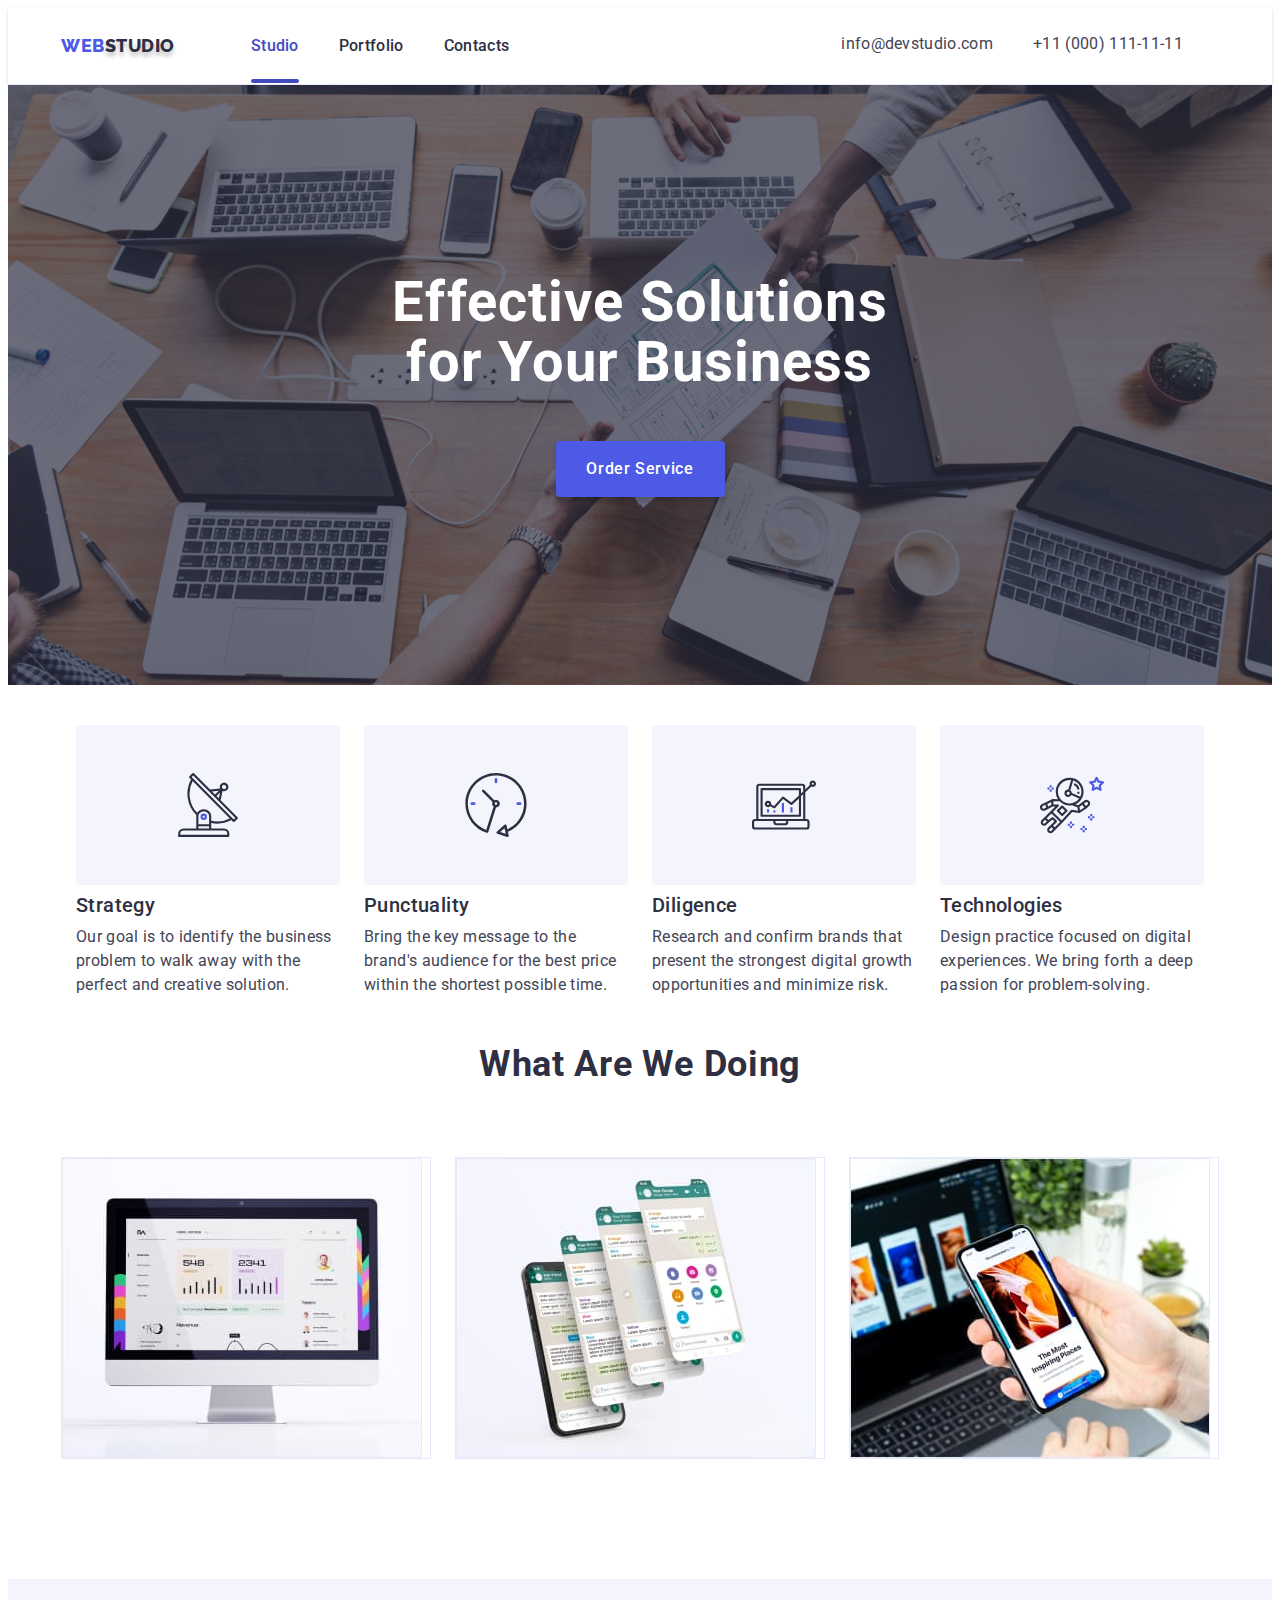
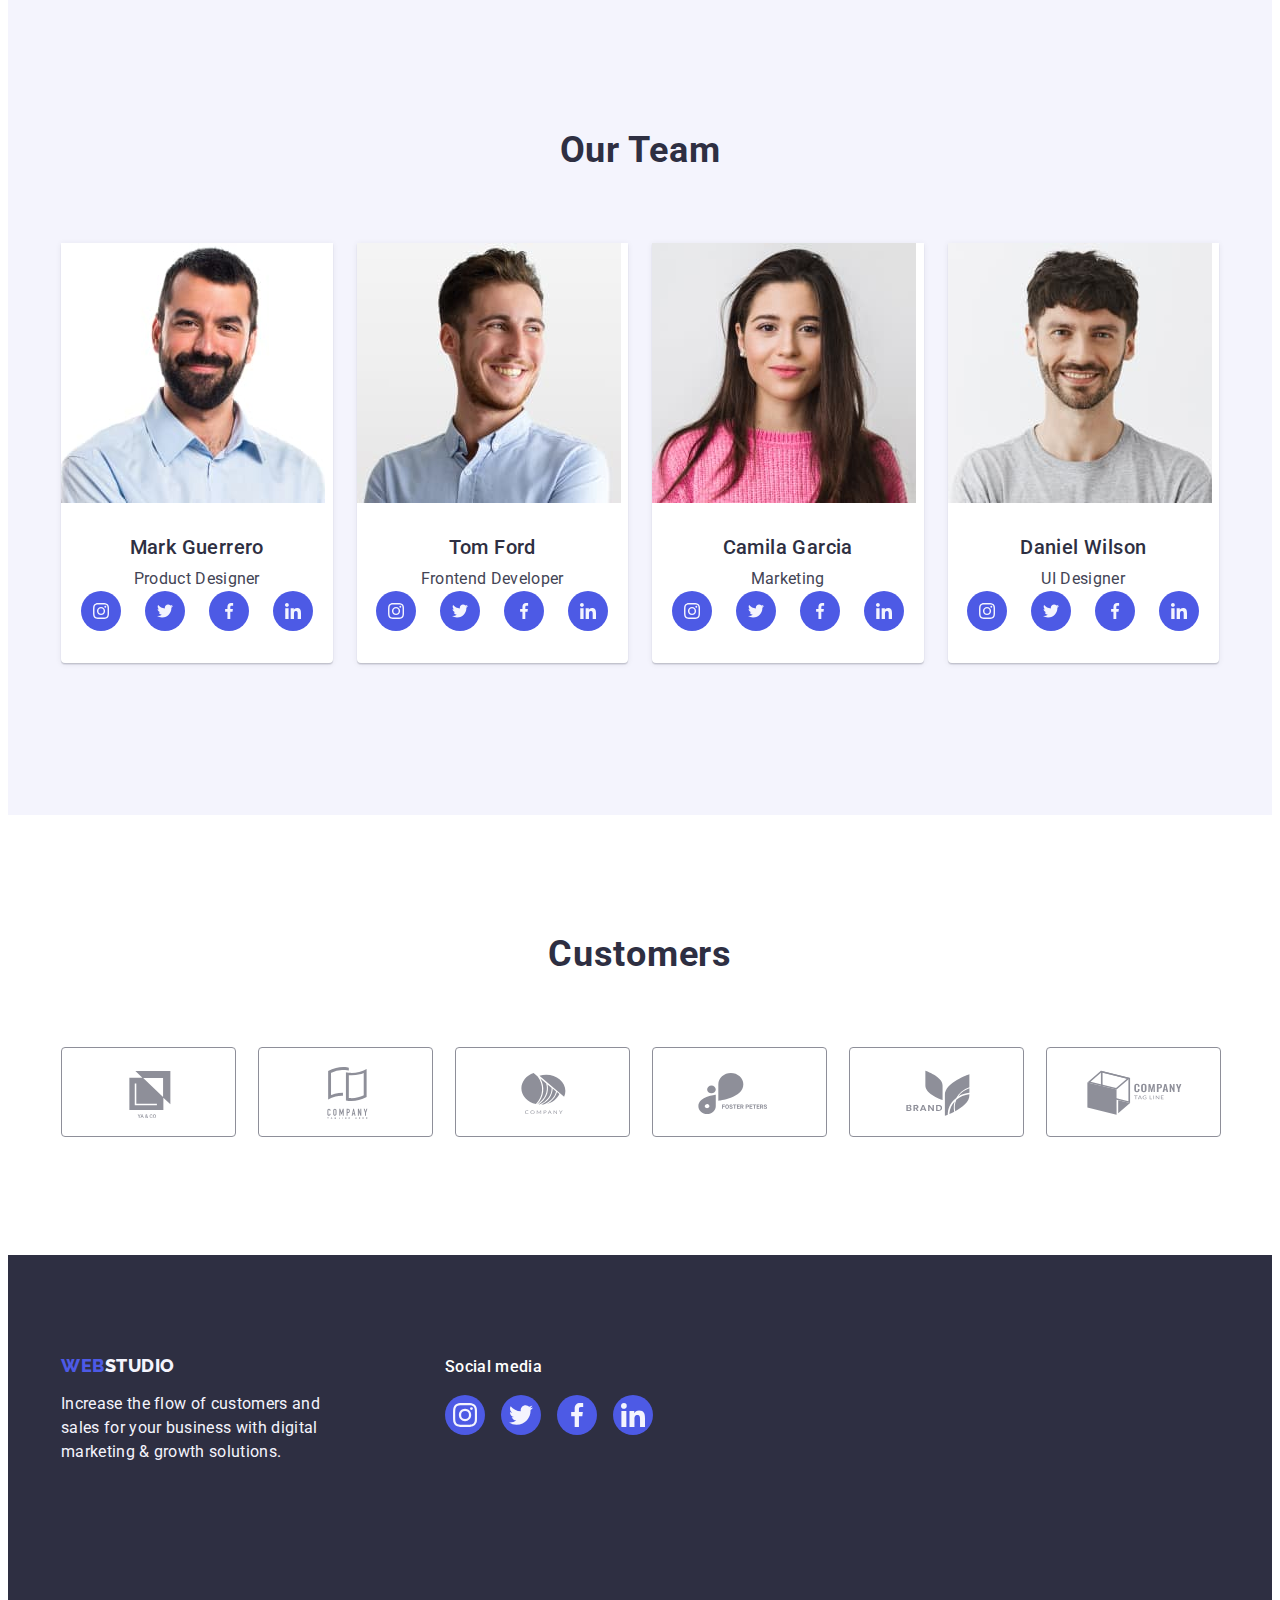
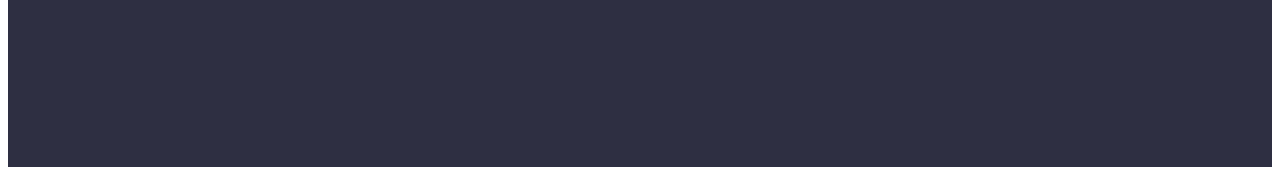
<file: index.html>
<!DOCTYPE html>
<html lang="en">

<head>
    <meta charset="utf-8" />
    <meta http-equiv="X-UA-Compatible" content="IE=edge" />
    <meta name="viewport" content="width=device-width, initial-scale=1.0" />
    
    <link rel="preconnect" href="https://fonts.googleapis.com">
    <link rel="preconnect" href="https://fonts.gstatic.com" crossorigin>
    <link href="https://fonts.googleapis.com/css2?family=Raleway:wght@800&family=Roboto:wght@400;500;700;900&display=swap"
        rel="stylesheet">
    <title>Web Studio</title>
    <link rel="stylesheet" href="https://cdnjs.cloudflare.com/ajax/libs/modern-normalize/2.0.0/modern-normalize.min.css"
        integrity="sha512-4xo8blKMVCiXpTaLzQSLSw3KFOVPWhm/TRtuPVc4WG6kUgjH6J03IBuG7JZPkcWMxJ5huwaBpOpnwYElP/m6wg=="
        crossorigin="anonymous" referrerpolicy="no-referrer" />
    <link rel="stylesheet" href="./css/styles.css" />
    
</head>
<body>
<header class="hdr">
    <div class="header container" >
        <nav class="nav">
            <a class="logo-link link" href="./index.html">Web<span class="link-studio">Studio</span></a>
            <ul class="nav-list list">
                <li><a class="nav-link link current" href="./index.html" target="_blank">Studio</a> </li>
                <li><a class="nav-link link " href="./portfolio.html" target="_blank">Portfolio</a></li>
                <li><a class="nav-link link " href="" target="_blank">Contacts</a></li>
            </ul>
        </nav>
        <address class="address">
                <ul class="contacts-list list">
                    <li>
                    <a  class="contacts-link link" href="mailto:info@devstudio.com">info@devstudio.com</a> 
                    </li>
                    <li>
                    <a class="contacts-link link" href="tel:+110001111111">+11 (000) 111-11-11</a>
                    </li>
                </ul>
        </address>
    </div>
</header>
<main>
    <section class="section-one" >
        <div class="first-text container">
        <h1 class="main-text">Effective Solutions for Your Business</h1>
        <button class="main-button" data-modal-open type="button">Order Service</button>
        </div>
    </section>
    <section class="section-features">
        <div class="features container">
            <h2 class="visually-hidden">Features</h2>
            <ul class="features-list list">
                <li class="feat-list">
                    <div class="icon-feat">
                        <svg class="" height="64" width="64">
                            <use href="./images/icons.svg#icon-antenna"></use>
                        </svg>
                    </div>
                    <h3 class="titlle-list">Strategy</h3>
                    <p class="p-list">Our goal is to identify the business problem to walk away with the perfect and
                        creative solution.</p>
                </li>
                <li class="feat-list">
                    <div class="icon-feat">
                        <svg class="" height="64" width="64">
                            <use href="./images/icons.svg#icon-clock"></use>
                        </svg>
                    </div>
                    <h3 class="titlle-list">Punctuality</h3>
                    <p class="p-list">Bring the key message to the brand's audience for the best price within the shortest
                        possible time.</p>
                </li>
                <li class="feat-list">
                    <div class="icon-feat">
                        <svg class="" height="64" width="64">
                            <use href="./images/icons.svg#icon-diagram"></use>
                        </svg>
                    </div>
                    <h3 class="titlle-list">Diligence</h3>
                    <p class="p-list"> Research and confirm brands that present the strongest digital growth opportunities
                        and minimize risk.</p>
                </li>
                <li class="feat-list">
                    <div class="icon-feat">
                        <svg class="" height="64" width="64">
                            <use href="./images/icons.svg#icon-astronaut"></use>
                        </svg>
                    </div>
                    <h3 class="titlle-list">Technologies</h3>
                    <p class="p-list">Design practice focused on digital experiences. We bring forth a deep passion for
                        problem-solving.</p>
                </li>
            </ul>
        </div>
    </section>
    <section class="section-wawd">
        <div class="wawd container">
        <h2 class="second-text">What are we doing</h2>
        <ul class="img-list list">
            <li class="wawd-img">
                <img src="./images/img1.jpg" alt="computer" 
                width="360" height="300"/>
            </li>
            <li class="wawd-img">
                <img src="./images/img2.jpg" alt="apps"
                width="360" height="300" />
            </li>
            <li class="wawd-img">
                <img src="./images/img3.jpg" alt="phone"
                width="360" height="300" />
            </li>
        </ul>
        </div>
    </section>
    <section class="section-team">
        <div class="team container">
            <h2 class="our-team">Our Team</h2>
            <ul class="our-team-list list">
                <li class="personal-list">
                    <img src="./images/mark_guerrero.jpg" alt="Mark Guerrero" width="264" height="260" />
                    <div class="person">
                        <h3 class="team-list">Mark Guerrero</h3>
                        <p class="team-p-list">Product Designer</p>
                        <ul class="icon-social-list list">
                            <li class="icon-social">
                                <a class="icon-social-links link" href="">
                                    <svg class="social-itfi" height="16" width="16">
                                        <use href="./images/icons.svg#icon-instagram"></use>
                                    </svg>
                                </a>
                            </li>
                            <li class="icon-social">
                                <a class="icon-social-links link" href="">
                                    <svg class="social-itfi" height="16" width="16">
                                        <use href="./images/icons.svg#icon-twitter"></use>
                                    </svg>
                                </a>
                            </li>
                            <li class="icon-social">
                                <a class="icon-social-links link" href="">
                                    <svg class="social-itfi" height="16" width="16">
                                        <use href="./images/icons.svg#icon-facebook"></use>
                                    </svg>
                                </a>
                            </li>
                            <li class="icon-social">
                                <a class="icon-social-links link" href="">
                                    <svg class="social-itfi" height="16" width="16">
                                        <use href="./images/icons.svg#icon-linkedin"></use>
                                    </svg>
                                </a>
                            </li>
                        </ul>
                    </div>
                </li>
                <li class="personal-list">
                    <img src="./images/tom_ford.jpg" alt="Tom Ford" width="264" height="260" />
                    <div class="person">
                        <h3 class="team-list">Tom Ford</h3>
                        <p class="team-p-list">Frontend Developer</p>
                        
                            <ul class="icon-social-list list">
                                <li class="icon-social">
                                    <a class="icon-social-links link" href="">
                                        <svg class="social-itfi" height="16" width="16">
                                            <use href="./images/icons.svg#icon-instagram"></use>
                                        </svg>
                                    </a>
                                </li>
                                <li class="icon-social">
                                    <a class="icon-social-links link" href="">
                                        <svg class="social-itfi" height="16" width="16">
                                            <use href="./images/icons.svg#icon-twitter"></use>
                                        </svg>
                                    </a>
                                </li>
                                <li class="icon-social">
                                    <a class="icon-social-links link" href="">
                                        <svg class="social-itfi" height="16" width="16">
                                            <use href="./images/icons.svg#icon-facebook"></use>
                                        </svg>
                                    </a>
                                </li>
                                <li class="icon-social">
                                    <a class="icon-social-links link" href="">
                                        <svg class="social-itfi" height="16" width="16">
                                            <use href="./images/icons.svg#icon-linkedin"></use>
                                        </svg>
                                    </a>
                                </li>
                            </ul>
                        
                    </div>
                </li>
                <li class="personal-list">
                    <img src="./images/camila_garcia.jpg" alt="Camila Garcia" width="264" height="260" />
                    <div class="person">
                        <h3 class="team-list">Camila Garcia</h3>
                        <p class="team-p-list">Marketing</p>
                        
                            <ul class="icon-social-list list">
                                <li class="icon-social">
                                    <a class="icon-social-links link" href="">
                                        <svg class="social-itfi" height="16" width="16">
                                            <use href="./images/icons.svg#icon-instagram"></use>
                                        </svg>
                                    </a>
                                </li>
                                <li class="icon-social">
                                    <a class="icon-social-links link" href="">
                                        <svg class="social-itfi" height="16" width="16">
                                            <use href="./images/icons.svg#icon-twitter"></use>
                                        </svg>
                                    </a>
                                </li>
                                <li class="icon-social">
                                    <a class="icon-social-links link" href="">
                                        <svg class="social-itfi" height="16" width="16">
                                            <use href="./images/icons.svg#icon-facebook"></use>
                                        </svg>
                                    </a>
                                </li>
                                <li class="icon-social">
                                    <a class="icon-social-links link" href="">
                                        <svg class="social-itfi" height="16" width="16">
                                            <use href="./images/icons.svg#icon-linkedin"></use>
                                        </svg>
                                    </a>
                                </li>
                            </ul>
                        
                    </div>
                </li>
                <li class="personal-list">
                    <img src="./images/daniel_wilson.jpg" alt="Daniel Wilson" width="264" height="260" />
                    <div class="person">
                        <h3 class="team-list">Daniel Wilson</h3>
                        <p class="team-p-list">UI Designer</p>
                        
                            <ul class="icon-social-list list">
                                <li class="icon-social">
                                    <a class="icon-social-links link" href="">
                                        <svg class="social-itfi" height="16" width="16">
                                            <use href="./images/icons.svg#icon-instagram"></use>
                                        </svg>
                                    </a>
                                </li>
                                <li class="icon-social">
                                    <a class="icon-social-links link" href="">
                                        <svg class="social-itfi" height="16" width="16">
                                            <use href="./images/icons.svg#icon-twitter"></use>
                                        </svg>
                                    </a>
                                </li>
                                <li class="icon-social">
                                    <a class="icon-social-links link" href="">
                                        <svg class="social-itfi" height="16" width="16">
                                            <use href="./images/icons.svg#icon-facebook"></use>
                                        </svg>
                                    </a>
                                </li>
                                <li class="icon-social">
                                    <a class="icon-social-links link" href="">
                                        <svg class="social-itfi" height="16" width="16">
                                            <use href="./images/icons.svg#icon-linkedin"></use>
                                        </svg>
                                    </a>
                                </li>
                            </ul>
                        
                    </div>
                </li>
            </ul>
        </div>
    </section>
    <section class="sec-customers">
        <div class="customers container">
            <h2 class="customers-title">Customers</h2>
            <ul class="customers-list list">
                <li class="customers-links">
                    <a class="customers-link" href="">
                        <svg class="icon-customers" height="56" width="104">
                            <use href="./images/icons.svg#icon-ya-co"></use>
                        </svg>
                    </a>
                </li>
                <li class="customers-links">
                    <a class="customers-link" href="">
                        <svg class="icon-customers" height="56" width="104">
                            <use href="./images/icons.svg#icon-company-tlh"></use>
                        </svg>
                    </a>
                </li>
                <li class="customers-links">
                    <a class="customers-link" href="">
                        <svg class="icon-customers" height="56" width="104">
                            <use href="./images/icons.svg#icon-company"></use>
                        </svg>
                    </a>
                </li>
                
                <li class="customers-links">
                    <a class="customers-link" href="">
                        <svg class="icon-customers" height="56" width="104">
                            <use href="./images/icons.svg#icon-foster"></use>
                        </svg>
                    </a>
                </li>
                <li class="customers-links">
                    <a class="customers-link" href="">
                        <svg class="icon-customers" height="56" width="104">
                            <use href="./images/icons.svg#icon-brand"></use>
                        </svg>
                    </a>
                </li>
                <li class="customers-links">
                    <a class="customers-link" href="">
                        <svg class="icon-customers" height="56" width="104">
                                <use href="./images/icons.svg#icon-company-tl"></use>
                        </svg>
                    </a>
                </li>
            </ul>
        </div>
    </section>
    

                
</main>
<footer class="footer">
    <div class="footer-container container">
    <div class="foot-container">
    <a class="logo-link-footer link" href="./index.html">Web<span class="link-studio-footer">Studio</span></a>
    <p class="text-footer">Increase the flow of customers and sales for your business with digital marketing & growth solutions.</p>
    </div>
    <div class="svg-container">
    <p class="soc-media-text">Social media</p>
    <ul class="icon-foot-list list">
        <li class="icon-social">
            <a class="icon-foot-links link" href="">
                <svg class="social-itfi" height="24" width="24">
                    <use href="./images/icons.svg#icon-instagram"></use>
                </svg>
            </a>
        </li>
        <li class="icon-social">
            <a class="icon-foot-links link" href="">
                <svg class="social-itfi" height="24" width="24">
                    <use href="./images/icons.svg#icon-twitter"></use>
                </svg>
            </a>
        </li>
        <li class="icon-social">
            <a class="icon-foot-links link" href="">
                <svg class="social-itfi" height="24" width="24">
                    <use href="./images/icons.svg#icon-facebook"></use>
                </svg>
            </a>
        </li>
        <li class="icon-social">
            <a class="icon-foot-links link" href="">
                <svg class="social-itfi" height="24" width="24">
                    <use href="./images/icons.svg#icon-linkedin"></use>
                </svg>
            </a>
        </li>
    </ul>
    </div>
    </div>
</footer>
<div class="backdrop is-hidden" data-modal>
    <div class="modal">
        <button class="close-btn" type="button" data-modal-close>
            <svg class="icon-close-btn" width="8" height="8">
                <use
                    href="./images/icons.svg#icon-close-black">
                </use>
            </svg>
        </button>
    </div>
</div>
<script src="./JS/modal.js"></script>
</body>
</html>
</file>
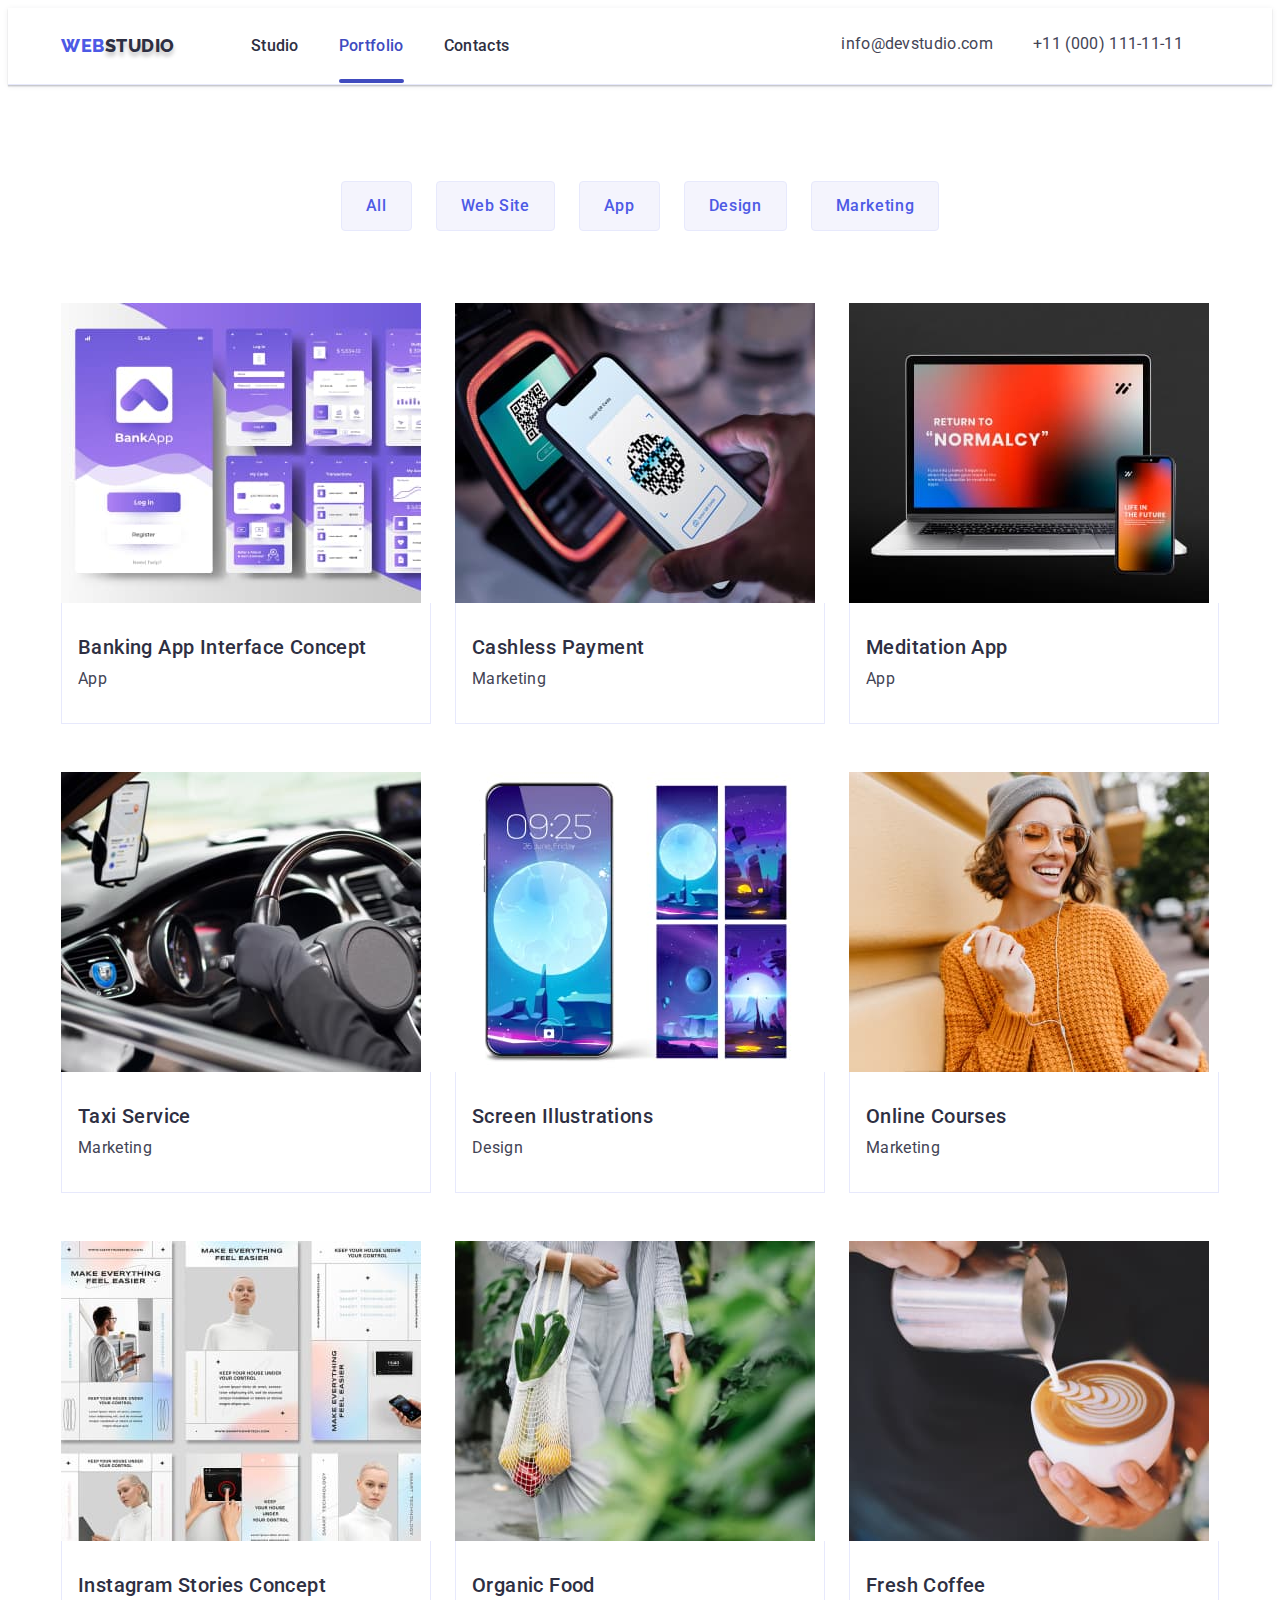
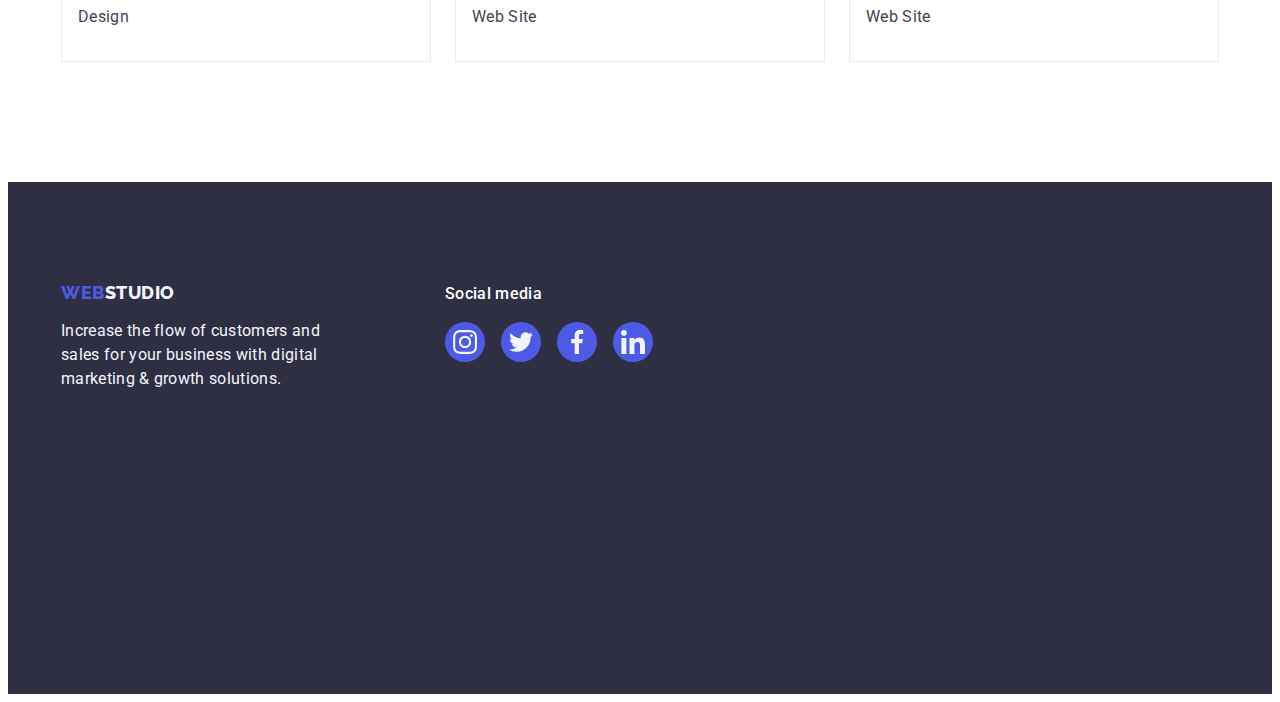
<file: portfolio.html>
<!DOCTYPE html>
<html lang="en">

<head>
    <meta charset="utf-8" />
    <meta http-equiv="X-UA-Compatible" content="IE=edge" />
    <meta name="viewport" content="width=device-width, initial-scale=1.0" />
    
    <link rel="preconnect" href="https://fonts.googleapis.com">
    <link rel="preconnect" href="https://fonts.gstatic.com" crossorigin>
    <link href="https://fonts.googleapis.com/css2?family=Raleway:wght@800&family=Roboto:wght@400;500;700;900&display=swap"
            rel="stylesheet">
    <title>Web Studio</title>
    <link rel="stylesheet" href="https://cdnjs.cloudflare.com/ajax/libs/modern-normalize/2.0.0/modern-normalize.min.css"
            integrity="sha512-4xo8blKMVCiXpTaLzQSLSw3KFOVPWhm/TRtuPVc4WG6kUgjH6J03IBuG7JZPkcWMxJ5huwaBpOpnwYElP/m6wg=="
            crossorigin="anonymous" referrerpolicy="no-referrer" />
    <link rel="stylesheet" href="./css/styles.css" />
</head>

<body class="body">
    <header class="hdr">
        <div class="header container">
            <nav class="nav">
                <a class="logo-link link" href="./index.html">Web<span class="link-studio">Studio</span></a>
                <ul class="nav-list list">
                    <li><a class="nav-link link" href="./index.html" target="_blank">Studio</a> </li>
                    <li><a class="nav-link link current " href="./portfolio.html" target="_blank">Portfolio</a></li>
                    <li><a class="nav-link link" href="" target="_blank">Contacts</a></li>
                </ul>
            </nav>
            <address class="address">
                <ul class="contacts-list list">
                    <li>
                        <a class="contacts-link link" href="mailto:info@devstudio.com">info@devstudio.com</a>
                    </li>
                    <li>
                        <a class="contacts-link link" href="tel:+110001111111">+11 (000) 111-11-11</a>
                    </li>
                </ul>
            </address>
        </div>
    </header>
    <main>
        <section class="main-btn-portfolio">
            <div class="portfolio container">
            <h1 class="visually-hidden">Main Portfolio</h1>
            <ul class="button-list list">
                <li><button class="button-link link" type="button">All</button></li>
                <li><button class="button-link link" type="button">Web Site</button></li>
                <li><button class="button-link link" type="button">App</button></li>
                <li><button class="button-link link" type="button">Design</button></li>
                <li><button class="button-link link" type="button">Marketing</button></li>
            </ul>

            <ul class="portfolio-list list">

                <li class="prtfl">
                    <a class="main-portfolio-link link" href="./app">
                        <div class="main-link-prtfl">
                            <img src="./images/portfolio_img1.jpg" alt="Banking App" width="360" height="300" />                          
                            <p class="overlay">14 Stylish and User-Friendly App Design Concepts · Task Manager App · Calorie
                                    Tracker App ·
                                    Exotic Fruit Ecommerce App ·
                                    Cloud Storage App</p>       
                        </div>
                        <div class="prtfl-text">
                        <h2 class="main-portfolio-titlle">Banking App Interface Concept</h2>
                        <p class="main-portfolio-p">App</p>
                        </div>
                    </a>
                </li>
                <li class="prtfl">
                    <a class="main-portfolio-link link" href="./marketing">
                        <div class="main-link-prtfl">
                            <img src="./images/portfolio_img2.jpg" alt="Cashless Payment" width="360" height="300" />
                            
                            <p class="overlay">14 Stylish and User-Friendly App Design Concepts · Task Manager App · Calorie Tracker App · Exotic Fruit Ecommerce App ·
                            Cloud Storage App</p>
                            
                        </div>
                        <div class="prtfl-text">
                            <h2 class="main-portfolio-titlle">Cashless Payment</h2>
                            <p class="main-portfolio-p">Marketing</p>
                        </div>
                    </a>
                </li>

                <li class="prtfl">
                    <a class="main-portfolio-link link" href="./app">
                        <div class="main-link-prtfl">
                            <img src="./images/portfolio_img3.jpg" alt="Meditation App" width="360" height="300" />
                            
                                <p class="overlay">14 Stylish and User-Friendly App Design Concepts · Task Manager App · Calorie
                                    Tracker App ·
                                    Exotic Fruit Ecommerce App ·
                                    Cloud Storage App</p>
                            
                        </div>
                        <div class="prtfl-text">
                            <h2 class="main-portfolio-titlle">Meditation App</h2>
                            <p class="main-portfolio-p">App</p>
                        </div>
                    </a>
                </li>

                <li class="prtfl">
                    <a class="main-portfolio-link link" href="./marketing">
                        <div class="main-link-prtfl">
                            <img src="./images/portfolio_img4.jpg" alt="Taxi Service" width="360" height="300" />
                            
                                <p class="overlay">14 Stylish and User-Friendly App Design Concepts · Task Manager App · Calorie
                                    Tracker App ·
                                    Exotic Fruit Ecommerce App ·
                                    Cloud Storage App</p>
                            
                        </div>
                        <div class="prtfl-text">
                            <h2 class="main-portfolio-titlle">Taxi Service</h2>
                            <p class="main-portfolio-p">Marketing</p>
                        </div>
                    </a>
                </li>


                <li class="prtfl">
                    <a class="main-portfolio-link link" href="./design">
                        <div class="main-link-prtfl">
                            <img src="./images/portfolio_img5.jpg" alt="Screen Illustrations" width="360" height="300" />
                            
                                <p class="overlay">14 Stylish and User-Friendly App Design Concepts · Task Manager App · Calorie
                                    Tracker App ·
                                    Exotic Fruit Ecommerce App ·
                                    Cloud Storage App</p>
                            
                        </div>
                        <div class="prtfl-text">
                            <h2 class="main-portfolio-titlle">Screen Illustrations</h2>
                            <p class="main-portfolio-p">Design</p>
                        </div>
                    </a>
                </li>

                <li class="prtfl">
                    <a class="main-portfolio-link link" href="./marketing">
                        <div class="main-link-prtfl">
                            <img src="./images/portfolio_img6.jpg" alt="Online Courses" width="360" height="300" />
                            
                                <p class="overlay">14 Stylish and User-Friendly App Design Concepts · Task Manager App · Calorie
                                    Tracker App ·
                                    Exotic Fruit Ecommerce App ·
                                    Cloud Storage App</p>
                            
                        </div>
                        <div class="prtfl-text">
                            <h2 class="main-portfolio-titlle">Online Courses</h2>
                            <p class="main-portfolio-p">Marketing</p>
                        </div>
                    </a>
                </li>

                <li class="prtfl">
                    <a class="main-portfolio-link link" href="./design">
                        <div class="main-link-prtfl">
                            <img src="./images/portfolio_img7.jpg" alt="Instagram Stories Concept" width="360" height="300" />
                            
                                <p class="overlay">14 Stylish and User-Friendly App Design Concepts · Task Manager App · Calorie
                                    Tracker App ·
                                    Exotic Fruit Ecommerce App ·
                                    Cloud Storage App</p>
                            
                        </div>
                        <div class="prtfl-text">
                            <h2 class="main-portfolio-titlle">Instagram Stories Concept</h2>
                            <p class="main-portfolio-p">Design</p>
                        </div>
                    </a>
                </li>

                <li class="prtfl">
                    <a class="main-portfolio-link link" href="./web_site">
                        <div class="main-link-prtfl">
                            <img src="./images/portfolio_img8.jpg" alt="Organic Food" width="360" height="300" />
                            
                                <p class="overlay">14 Stylish and User-Friendly App Design Concepts · Task Manager App · Calorie
                                    Tracker App ·
                                    Exotic Fruit Ecommerce App ·
                                    Cloud Storage App</p>
                            
                        </div>
                        <div class="prtfl-text">
                            <h2 class="main-portfolio-titlle">Organic Food</h2>
                            <p class="main-portfolio-p">Web Site</p>
                        </div>
                    </a>
                </li>

                <li class="prtfl">
                    <a class="main-portfolio-link link" href="./web_site">
                        <div class="main-link-prtfl">
                            <img src="./images/portfolio_img9.jpg" alt="Fresh Coffee" width="360" height="300" />
                            
                                <p class="overlay">14 Stylish and User-Friendly App Design Concepts · Task Manager App · Calorie
                                    Tracker App ·
                                    Exotic Fruit Ecommerce App ·
                                    Cloud Storage App</p>
                            
                        </div>
                        <div class="prtfl-text">
                            <h2 class="main-portfolio-titlle">Fresh Coffee</h2>
                            <p class="main-portfolio-p">Web Site</p>
                        </div>
                    </a>
                </li>
            </ul>
            </div>
        </section>
        
    </main>

<footer class="footer">
    <div class="footer-container container">
    <div class="foot-container">
    <a class="logo-link-footer link" href="./index.html">Web<span class="link-studio-footer">Studio</span></a>
    <p class="text-footer">Increase the flow of customers and sales for your business with digital marketing & growth solutions.</p>
    </div>
    <div class="svg-container">
    <p class="soc-media-text">Social media</p>
    <ul class="icon-foot-list list">
        <li class="icon-social">
            <a class="icon-foot-links link" href="">
                <svg class="social-itfi" height="24" width="24">
                    <use href="./images/icons.svg#icon-instagram"></use>
                </svg>
            </a>
        </li>
        <li class="icon-social">
            <a class="icon-foot-links link" href="">
                <svg class="social-itfi" height="24" width="24">
                    <use href="./images/icons.svg#icon-twitter"></use>
                </svg>
            </a>
        </li>
        <li class="icon-social">
            <a class="icon-foot-links link" href="">
                <svg class="social-itfi" height="24" width="24">
                    <use href="./images/icons.svg#icon-facebook"></use>
                </svg>
            </a>
        </li>
        <li class="icon-social">
            <a class="icon-foot-links link" href="">
                <svg class="social-itfi" height="24" width="24">
                    <use href="./images/icons.svg#icon-linkedin"></use>
                </svg>
            </a>
        </li>
    </ul>
    </div>
    </div>
</footer>
</body>

</html>
</file>
<file: css/styles.css>
:root{
    --links: #404bbf;
    --main-color: #2E2F42;
    --brand-color: #4D5AE5;
    --main-text-color: #434455;
    --background-white: #FFFFFF;
    --text-white: #FFFFFF;
    --footer-color: #F4F4FD;
    --icon: #F4F4FD;
    --link-icons: #8e8f99;
}

h1,
h2,
h3,
p {
    margin: 0;
}

img {
    display: block;
}

body {
font-family: 'Roboto', sans-serif;
 color: var(--main-text-color);
background: var(--background-white) ;
}

.list{
list-style-type: none;
padding-left: 0;
margin: 0;
}

.link {
    text-decoration: none;
}

.hdr{
background-color: var(--background-white);
border-bottom: 1px solid #e7e9fc;
box-shadow: 0px 2px 1px rgba(46, 47, 66, 0.08), 0px 1px 1px rgba(46, 47, 66, 0.16), 0px 1px 6px rgba(46, 47, 66, 0.08);
}

.container{
width: 1158px;
margin: 0 auto;
padding: 0 15px;
}

.header {
height: 76px;
display: flex;
flex-direction: row;
justify-content: flex-start;
}

.soc-media-text{
font-weight: 500;
font-size: 16px;
line-height: 1.5;
letter-spacing: 0.02em;
color: var(--background-white);
}

.logo-link {
padding: 0;
margin-right: 76px;
font-family: 'Raleway', sans-serif;
font-size: 18px;
font-weight: 800;
line-height: 1.17;
letter-spacing: 0.03em;
color: var(--brand-color);
text-transform: uppercase;
padding-left: 0;
}

.link-studio {
color: var(--main-color);
text-shadow: 0px 4px 4px rgba(0, 0, 0, 0.25);
}

.nav {
display: flex;
align-items: center;
justify-content: flex-start;
}


.nav-link {
color: var(--main-color);
text-decoration: none;
position: relative;
transition: color 250ms cubic-bezier(0.4, 0, 0.2, 1);
}

.nav-link:hover,
.nav-link:focus{
color: var(--links);
}

.current{
    position: relative;
    color: var(--links);
}

.current::after {
        content: "";
        position: absolute;
        left: 0;
        bottom: -1px;
        background-color: #404BBF;
        height: 4px;
        border-radius: 2px;
        display: block;
        width: 100%
}

.nav-list {
list-style-type: none;
font-weight: 500;
font-size: 16px;
list-style: none;
line-height: 24px;
letter-spacing: 0.02em;
display: flex;
margin: 0;
gap: 40px;
}



.nav-list .link{
 display: block;
 padding: 24px 0;
}

.address{
font-style: normal;
}

.contacts-list {
list-style-type: none;
font-size: 16px;
line-height: 24px;
letter-spacing: 0.02em;
text-decoration: none;
display: flex;
margin: 0 0 0 332px;
gap: 40px;
}

.contacts-link {
display: block;
margin: 0;
padding: 24px 0;
transition: color 250ms cubic-bezier(0.4, 0, 0.2, 1);
}

.contacts-list .link:hover,
.contacts-list .link:focus {
color: var(--links);
}

.contacts-list .link{
color: var(--main-text-color);
}

.section-one {
background-image: linear-gradient(rgba(46, 47, 66, 0.7), rgba(46, 47, 66, 0.7)), url(../images/office.jpg);
background-size: cover;
background-position: center;
background-repeat: no-repeat;
padding: 188px 0;
display: flex;
max-width: 1440px;
}

.first-text{
display: flex;
flex-direction: column;
align-items: center;
}

.main-text {
font-size: 56px;
color: var(--text-white);
line-height: 1.07;
text-align: center;
letter-spacing: 0.02em;
max-width: 496px;
display: block;
margin-bottom: 48px;
}

.main-button {
font-family: "Roboto", sans-serif;
font-weight: 500;
font-size: 16px;
color: var(--text-white);
background: var(--brand-color);
line-height: 24px;
letter-spacing: 0.04em;
cursor: pointer;
display: block;
min-width: 169px;
height: 56px;
border: none;
border-radius: 4px;
box-shadow: 0px 4px 4px rgba(0, 0, 0, 0.15);
transition: background-color 250ms cubic-bezier(0.4, 0, 0.2, 1);
}

.main-button:hover,
.main-button:focus{
background-color: var(--brand-color);
box-shadow: 0px 1px 6px rgba(46, 47, 66, 0.08), 
0px 1px 1px rgba(46, 47, 66, 0.16), 
0px 2px 1px rgba(46, 47, 66, 0.08);
}

.main-button:active {
background: #404BBF;
box-shadow: 0px 4px 4px rgba(0, 0, 0, 0.15);
}

.section-features {
padding: 120px 0;
}

.features {
display: flex;
justify-content: center;
align-items: center;
height: 112px;
border-radius: 4px;
margin-bottom: 8px;

}

.visually-hidden {
position: absolute;
width: 1px;
height: 1px;
margin: -1px;
border: 0;
padding: 0;
white-space: nowrap;
clip-path: inset(100%);
clip: rect(0 0 0 0);
overflow: hidden;
}

.features-list{
    display: flex;
    flex-direction: row;
    gap: 24px;
}

.feat-list{
width: 264px;
}

.icon-feat {
display: flex;
align-items: center;
justify-content: center;
height: 112px;
padding: 24px 100px;
background-color: var(--footer-color);
border-radius: 4px;
margin-bottom: 8px;
}

.titlle-list {
font-weight: 500;
font-size: 20px;
color: var(--main-color);
line-height: 24px;
letter-spacing: 0.02em;
margin-bottom: 8px;
}

.p-list {
font-size: 16px;
color: var(--main-text-color);
line-height: 24px;
letter-spacing: 0.02em;
}

.section-wawd{
padding-bottom: 120px;
}


.second-text {
font-size: 36px;
text-align: center;
color: var(--main-color);
line-height: 1.11;
letter-spacing: 0.02em;
text-transform: capitalize;
margin-bottom: 72px;
}

.img-list {
display: flex;
gap: 24px;
}

.wawd-img{
width: calc((100% - 48px) / 3);
border: 1px solid #E7E9FC;
}

.section-team {
background-color: #F4F4FD;
padding: 120px 0;
}

.team .container{
    padding: 32px 0;
}

.icon-social-list {
    display: flex;
    justify-content: center;
    gap: 24px;
}

.icon-social {
    width: 40px;
    height: 40px;
    background-color: 250ms cubic-bezier(0.4, 0, 0.2, 1);
}

.icon-social-links{
    width: 100%;
    height: 100%;
    background-color: var(--brand-color);
    border-radius: 50%;
    display: flex;
    align-items: center;
    justify-content: center;
    gap: 24px;
    transition: background-color 250ms cubic-bezier(0.4, 0, 0.2, 1);
}

.icon-social-links:hover,
.icon-social-links:focus {
    background-color: #404bbf;
}

.social-itfi {
fill: var(--icon);
}

.team {
    padding: 32px 0;

}

.our-team {
font-size: 36px;
color: var(--main-color);
line-height: 1.11;
letter-spacing: 0.02em;
text-transform: capitalize;
text-align: center;
margin-bottom: 72px;
}

.our-team-list {
display: flex;
gap: 24px;
align-items: center;
}

.personal-list{
background-color: var(--background-white);
width: calc((100% - 72px) / 4);
border-radius: 0px 0px 4px 4px;
box-shadow: 0px 1px 6px rgba(46, 47, 66, 0.08), 0px 1px 1px rgba(46, 47, 66, 0.16), 0px 2px 1px rgba(46, 47, 66, 0.08);

}

.team-list {
font-weight: 500;
font-size: 20px;
color: var(--main-color);
line-height: 1.2;
letter-spacing: 0.02em;
text-align: center;
margin-bottom: 8px
}

.team-p-list {
font-size: 16px;
color: var(--main-text-color);
font-size: 16px;
line-height: 1.5;
text-align: center;
letter-spacing: 0.02em;
}

.person {
padding: 32px 0px;

}

.sec-customers {
    padding: 120px 0;
}

.customers-title {
margin-bottom: 72px;
font-size: 36px;
line-height: 1.11;
text-align: center;
letter-spacing: 0.02em;
text-transform: capitalize;
color: var(--main-color);

}

.customers-list {
display: flex;
justify-content: center;
align-items: center;
flex-direction: row;
gap: 24px;
}

.customers-links {
border-radius: 4px;
width: calc((100% - 120px) / 6);
height: 88px;
}


.customers-link {
width: 100%;
height: 100%;
border: 1px solid #8e8f99;
border-radius: 4px;
display: flex;
align-items: center;
justify-content: center;
color: var(--link-icons);
transition: border-color 250ms cubic-bezier(0.4, 0, 0.2, 1), color 250ms cubic-bezier(0.4, 0, 0.2, 1);
}

.customers-link:hover,
.customers-link:focus {
border-color: #404BBF;
color: #404BBF;
}

.icon-customers {
fill: currentColor;
}

.text-footer {
font-size: 16px;
color: var(--footer-color);
line-height: 24px;
letter-spacing: 0.02em;
max-width: 264px;
padding-left: 0;
}

.footer-container {
    display: flex;
    align-items: baseline;
}

.foot-container {
padding-left: 0;
margin-right: 120px;
}

.soc-media-text{
margin-bottom: 16px;
font-weight: 500;
font-size: 16px;
line-height: 1.5;
letter-spacing: 0.02em;
color: #FFFFFF;
}

.icon-foot-list {
    display: flex;
    gap: 16px;
}

.icon-foot-links {
    width: 100%;
    height: 100%;
    background-color: var(--brand-color);
    border-radius: 50%;
    display: flex;
    align-items: center;
    justify-content: center;
    gap: 24px;
    transition: background-color 250ms cubic-bezier(0.4, 0, 0.2, 1);
}

.icon-foot-links:hover,
.icon-foot-links:focus {
background-color: #31d0aa;
}

.footer {
background: var(--main-color);
padding: 100px 0;
height: 312px;
display: flex;
}

.link-studio-footer {
color: var(--footer-color);
}

.logo-link-footer{
margin-bottom: 16px;
font-family: 'Raleway',
sans-serif;
font-size: 18px;
font-weight: 800;
line-height: 1.17;
letter-spacing: 0.03em;
color: var(--brand-color);
text-transform: uppercase;
padding-left: 0;
display: inline-block;
}

.backdrop {
    position: fixed;
    top: 0;
    left: 0;
    width: 100%;
    height: 100%;
    background-color: rgba(46, 47, 66, 0.4);
    transition: opacity 250ms cubic-bezier(0.4, 0, 0.2, 1), visibility 250ms cubic-bezier(0.4, 0, 0.2, 1);
}

.is-hidden{
    visibility: hidden;
    opacity: 0;
    pointer-events: none;
}

.modal {
    position: absolute;
    top: 50%;
    left: 50%;
    transform: translate(-50%, -50%) scale(1);
    width: 408px;
    min-height: 584px;
    background: #fcfcfc;
    box-shadow: 0px 1px 1px rgba(0, 0, 0, 0.14), 0px 1px 3px rgba(0, 0, 0, 0.12), 0px 2px 1px rgba(0, 0, 0, 0.2);
    border-radius: 4px;
    transition: transform 250ms cubic-bezier(0.4, 0, 0.2, 1);
}

.close-btn {
position: absolute;
display: flex;
top: 24px;
right: 24px;
width: 24px;
height: 24px;
border-radius: 50%;
align-items: center;
justify-content: center;
background-color: #e7e9fc;
border: 1px solid rgba(0, 0, 0, 0.1);
padding: 0;
cursor: pointer;
transition: background-color 250ms cubic-bezier(0.4, 0, 0.2, 1), border 250ms cubic-bezier(0.4, 0, 0.2, 1);

}

.close-btn:hover, .close-btn:focus {
background-color: #404bbf;
border: none;
color: #FFFFFF;
}


.icon-close-btn {
transition: fill 250ms cubic-bezier(0.4, 0, 0.2, 1);
fill: currentColor;
}

/*!----------------------------PORTFOLIO------------------------------- */
.main-btn-portfolio {
padding-top: 96px;
padding-bottom: 120px;
}

.button-list {
margin-bottom: 72px;
display: flex;
gap: 24px;
justify-content: center;
}

.button-link {
font-family: "Roboto", sans-serif;
font-weight: 500;
font-size: 16px;
color: var(--brand-color);
background: #F4F4FD;
line-height: 1.5;
letter-spacing: 0.04em;
cursor: pointer;
border-radius: 4px;
padding: 12px 24px;
border: 1px solid #e7e9fc;
transition: color 250ms cubic-bezier(0.4, 0, 0.2, 1),
    background-color 250ms cubic-bezier(0.4, 0, 0.2, 1),
    border-color 250ms cubic-bezier(0.4, 0, 0.2, 1),
    box-shadow 250ms cubic-bezier(0.4, 0, 0.2, 1);
}

.button-link:hover,
.button-link:focus {
font-family: 'Roboto';
font-weight: 500;
font-size: 16px;
color: var(--text-white);
background: var(--links);
border: 1px solid transparent;
box-shadow: 0px 3px 1px rgba(0, 0, 0, 0.1),  0px 2px 1px rgba(0, 0, 0, 0.08),  0px 2px 2px rgba(0, 0, 0, 0.12);
}

.portfolio-list {
display: flex;
flex-wrap: wrap;
gap: 48px 24px;
}
  
.prtfl {
width: calc((100% - 48px) / 3);
transition: box-shadow 250ms cubic-bezier(0.4, 0, 0.2, 1);

}

.main-link-prtfl {
 position: relative;
overflow: hidden;
}

.main-portfolio-link:hover .overlay, 
.main-portfolio-link:focus .overlay {
transform: translateY(0%);
background-color: var(--brand-color);
}


.main-portfolio-link {
    display: block;
    transition: box-shadow 250ms cubic-bezier(0.4, 0, 0.2, 1);
}

.main-portfolio-link:hover,
.main-portfolio-link:focus {
    box-shadow: 0px 1px 6px rgba(46, 47, 66, 0.08),
    0px 1px 1px rgba(46, 47, 66, 0.16),
    0px 2px 1px rgba(46, 47, 66, 0.08);
}

.overlay {
position: absolute;
top: 0;
left: 0;
width: 100%;
height: 100%;
transform: translateY(100%);
transition: transform 250ms cubic-bezier(0.4, 0, 0.2, 1);
font-size: 16px;
line-height: 1.5;
letter-spacing: 0.02em;
color: var(--footer-color);
padding: 40px 32px;
background-color: var(--brand-color);
}



.prtfl-text {
padding: 32px 16px;
border: 1px solid #e7e9fc;
border-top: none;
}

.main-portfolio-titlle {
font-weight: 500;
font-size: 20px;
line-height: 24px;
color: var(--main-color);
line-height: 1.2;
letter-spacing: 0.02em;
margin-bottom: 8px
}

.main-portfolio-p {
font-size: 16px;
color: var(--main-text-color);
line-height: 1.5;
letter-spacing: 0.02em;
}
</file>
